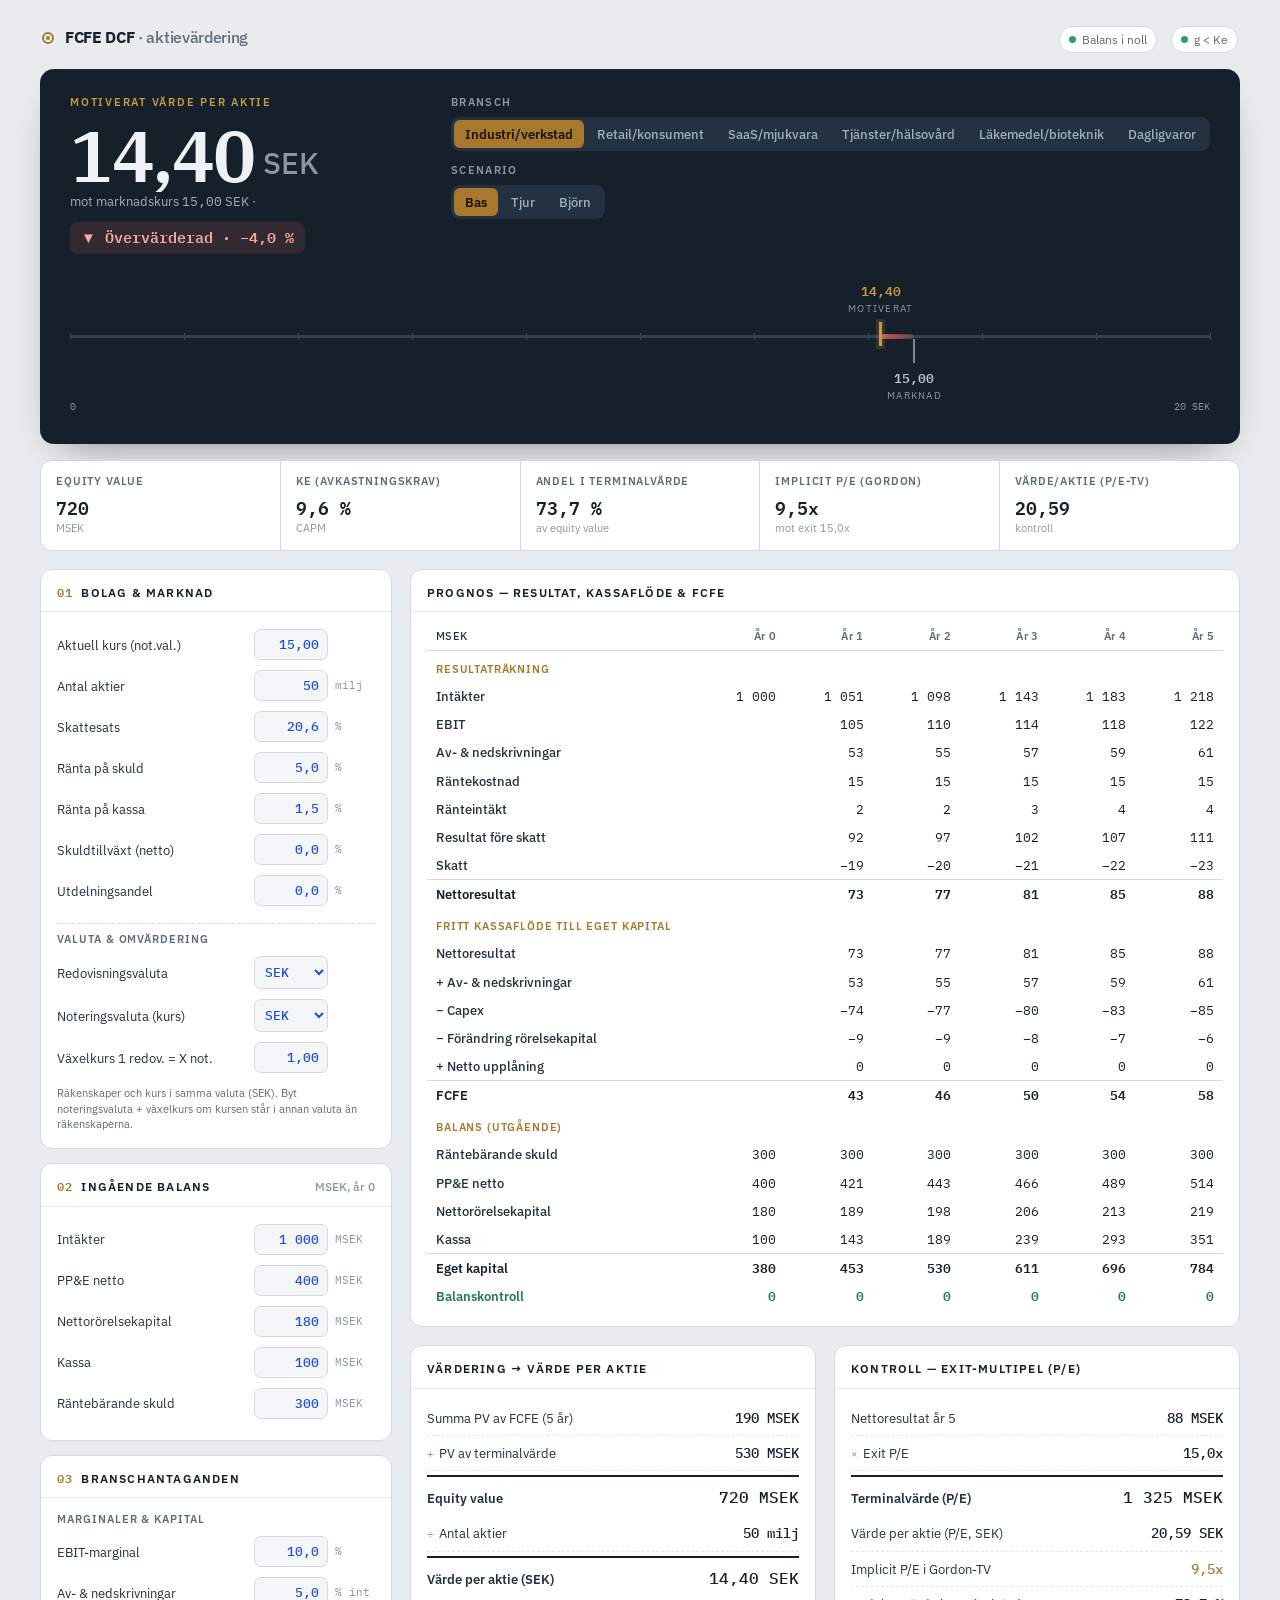
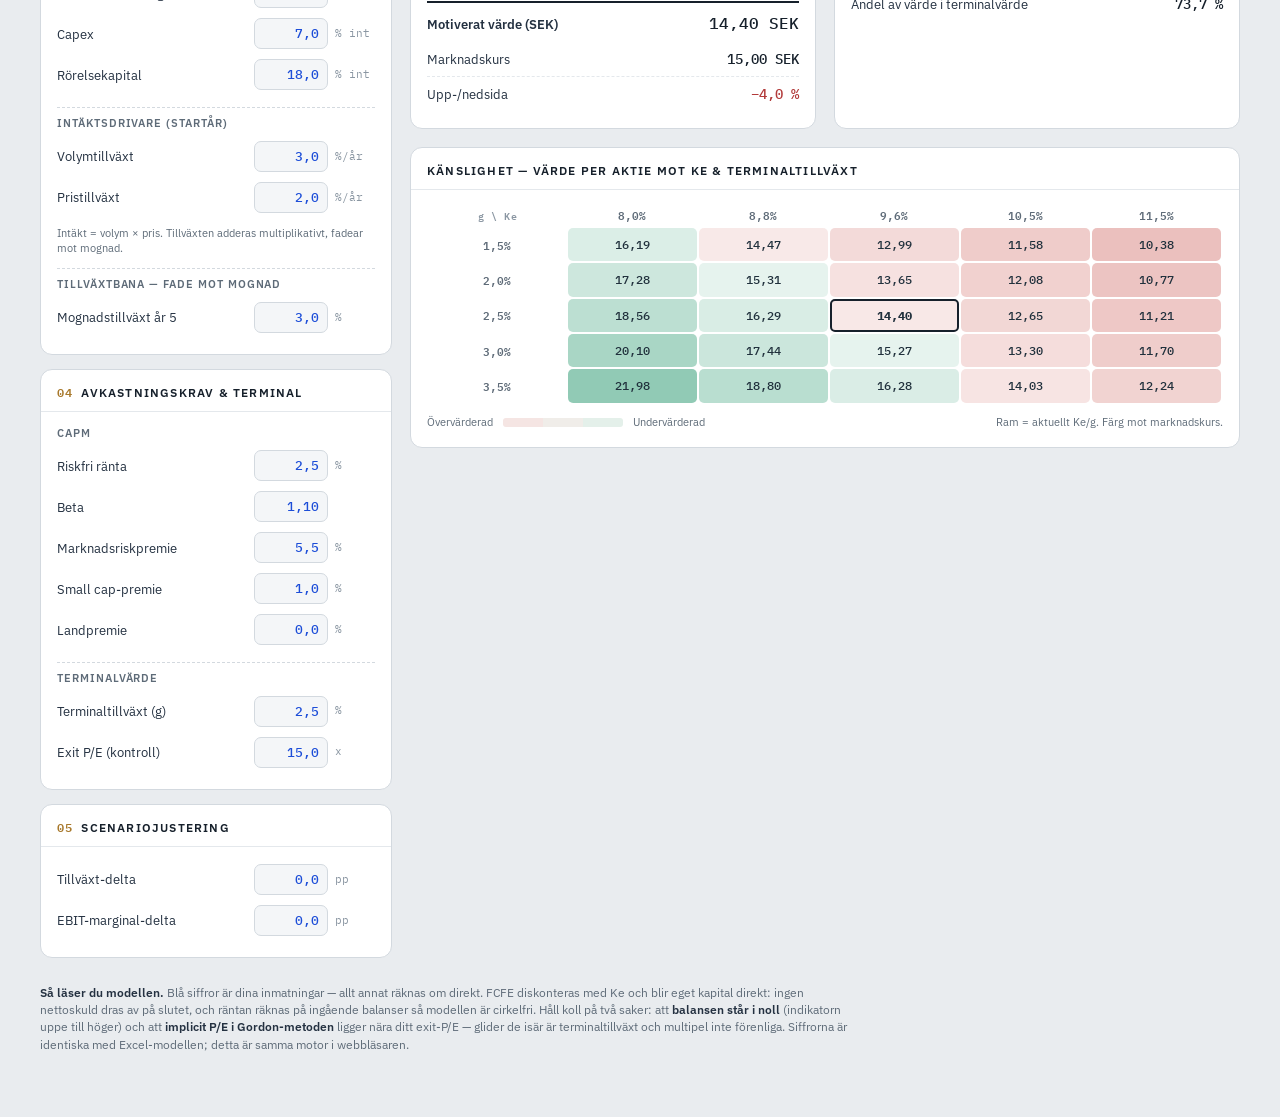
<file: index.html>
<!DOCTYPE html>
<html lang="sv">
<head>
<meta charset="UTF-8">
<meta name="viewport" content="width=device-width, initial-scale=1.0">
<title>FCFE DCF — Aktievärdering</title>
<link rel="preconnect" href="https://fonts.googleapis.com">
<link rel="preconnect" href="https://fonts.gstatic.com" crossorigin>
<link href="https://fonts.googleapis.com/css2?family=IBM+Plex+Sans:wght@400;500;600;700&family=IBM+Plex+Mono:wght@400;500;600&family=IBM+Plex+Serif:wght@500;600&display=swap" rel="stylesheet">
<style>
:root{
  --paper:#E9ECEF; --ink:#16202B; --ink-soft:#243141;
  --panel:#FFFFFF; --panel-2:#F4F6F8; --line:#D3D9DF; --line-soft:#E4E8EC;
  --muted:#5E6B78; --muted-2:#8A96A2;
  --brass:#A8792C; --brass-lt:#C79A46;
  --green:#1F7A5A; --green-bg:#E4F0EA; --green-mk:#2E9B72;
  --red:#B23A3A; --red-bg:#F5E5E3; --red-mk:#CB5A54;
  --blue-in:#1D4ED8;
}
*{box-sizing:border-box}
html,body{margin:0;background:var(--paper);color:var(--ink);
  font-family:"IBM Plex Sans",system-ui,sans-serif;-webkit-font-smoothing:antialiased;font-size:14px;line-height:1.45}
.mono{font-family:"IBM Plex Mono",ui-monospace,Menlo,monospace;font-variant-numeric:tabular-nums}
.wrap{max-width:1240px;margin:0 auto;padding:20px 20px 64px}

/* ---------- Top bar ---------- */
.topbar{display:flex;flex-wrap:wrap;align-items:baseline;gap:8px 18px;padding:6px 2px 16px}
.brandmark{display:flex;align-items:baseline;gap:11px}
.brandmark .tick{width:12px;height:12px;border:2px solid var(--brass);border-radius:50%;position:relative;top:1px}
.brandmark .tick::after{content:"";position:absolute;inset:2px;background:var(--brass);border-radius:50%}
.brand{font-weight:700;letter-spacing:-.02em;font-size:16px}
.brand .sub{color:var(--muted);font-weight:500}
.topbar .spacer{flex:1}
.status{display:flex;gap:14px;align-items:center;font-size:12px;color:var(--muted)}
.pill{display:inline-flex;align-items:center;gap:6px;padding:4px 9px;border:1px solid var(--line);border-radius:999px;background:var(--panel)}
.pill .dot{width:7px;height:7px;border-radius:50%;background:var(--green-mk)}
.pill.warn{border-color:var(--red);color:var(--red)}
.pill.warn .dot{background:var(--red)}

/* ---------- Hero instrument ---------- */
.hero{background:var(--ink);color:#EEF2F6;border-radius:14px;padding:26px 30px 30px;
  box-shadow:0 1px 0 rgba(255,255,255,.04) inset, 0 18px 40px -22px rgba(11,17,24,.55)}
.hero-top{display:flex;flex-wrap:wrap;gap:20px 40px;align-items:flex-start;justify-content:space-between}
.hero-lead .eyebrow{font-size:11px;letter-spacing:.16em;text-transform:uppercase;color:var(--brass-lt);font-weight:600}
.hero-value{font-family:"IBM Plex Serif",Georgia,serif;font-weight:600;letter-spacing:-.02em;
  font-size:clamp(44px,7vw,72px);line-height:1;margin:8px 0 2px}
.hero-value .kr{font-size:.42em;color:var(--muted-2);font-family:"IBM Plex Sans";font-weight:500;letter-spacing:0;margin-left:8px;vertical-align:.28em}
.hero-sub{color:#9FB0BE;font-size:13px}
.upside{font-family:"IBM Plex Mono";font-weight:600;font-size:15px;padding:5px 11px;border-radius:8px;display:inline-block;margin-top:10px}
.upside.pos{background:rgba(46,155,114,.16);color:#7FE0B6}
.upside.neg{background:rgba(203,90,84,.16);color:#F2A9A3}

/* selectors */
.selectors{display:flex;flex-direction:column;gap:12px;min-width:230px}
.selgroup label{font-size:11px;letter-spacing:.12em;text-transform:uppercase;color:var(--muted-2);font-weight:600;display:block;margin-bottom:6px}
.seg{display:inline-flex;background:var(--ink-soft);border-radius:9px;padding:3px;gap:2px;flex-wrap:wrap}
.seg button{border:0;background:transparent;color:#9FB0BE;font-family:inherit;font-size:12.5px;font-weight:500;
  padding:6px 11px;border-radius:6px;cursor:pointer;transition:background .15s,color .15s;white-space:nowrap}
.seg button:hover{color:#EEF2F6}
.seg button.on{background:var(--brass);color:#1a130a;font-weight:600}

/* gauge */
.gauge{margin-top:22px}
.gauge-scale{position:relative;height:118px}
.track{position:absolute;left:0;right:0;top:59px;height:3px;background:#33424F;border-radius:2px}
.band{position:absolute;top:58px;height:5px;border-radius:3px;transition:left .5s cubic-bezier(.22,.61,.36,1),width .5s cubic-bezier(.22,.61,.36,1),background .3s}
.band.pos{background:linear-gradient(90deg,var(--green-mk),rgba(46,155,114,.3))}
.band.neg{background:linear-gradient(90deg,var(--red-mk),rgba(203,90,84,.3))}
.mk{position:absolute;transform:translateX(-50%);transition:left .5s cubic-bezier(.22,.61,.36,1);
  display:flex;flex-direction:column;align-items:center;width:120px}
.mk .cap{font-family:"IBM Plex Mono";font-size:13px;font-weight:600;white-space:nowrap}
.mk .lbl{font-size:9.5px;letter-spacing:.13em;text-transform:uppercase;color:var(--muted-2);white-space:nowrap;margin-top:1px}
.mk .stem{width:2px;background:#7C8B98}
.mk.value{top:6px}
.mk.value .cap{color:var(--brass-lt)}
.mk.value .stem{order:3;height:24px;margin-top:6px;width:3px;background:var(--brass-lt);box-shadow:0 0 0 3px rgba(199,154,70,.16)}
.mk.price{top:63px}
.mk.price .cap{color:#B8C4CE;order:2}
.mk.price .lbl{order:3}
.mk.price .stem{order:1;height:24px;margin-bottom:6px}
.ticks{position:absolute;left:0;right:0;top:57px;height:8px}
.ticks span{position:absolute;width:1px;height:7px;background:#3A4956;top:0}
.gauge-foot{display:flex;justify-content:space-between;color:var(--muted-2);font-size:10px;font-family:"IBM Plex Mono";margin-top:6px}

/* ---------- stat strip ---------- */
.strip{display:grid;grid-template-columns:repeat(5,1fr);gap:1px;background:var(--line);border:1px solid var(--line);
  border-radius:12px;overflow:hidden;margin-top:16px}
.stat{background:var(--panel);padding:13px 15px}
.stat .k{font-size:10.5px;letter-spacing:.08em;text-transform:uppercase;color:var(--muted);font-weight:600}
.stat .v{font-family:"IBM Plex Mono";font-weight:600;font-size:18px;margin-top:4px}
.stat .n{font-size:11px;color:var(--muted-2);margin-top:1px}

/* ---------- main grid ---------- */
.grid{display:grid;grid-template-columns:352px 1fr;gap:18px;margin-top:18px;align-items:start}
.card{background:var(--panel);border:1px solid var(--line);border-radius:12px}
.card h2{font-size:12px;letter-spacing:.1em;text-transform:uppercase;color:var(--ink);margin:0;
  padding:14px 16px 10px;border-bottom:1px solid var(--line-soft);font-weight:600;display:flex;align-items:center;gap:8px}
.card h2 .idx{color:var(--brass);font-family:"IBM Plex Mono";font-weight:600}
.card .body{padding:12px 16px 16px}
.controls .card+.card{margin-top:14px}

/* fields */
.field{display:grid;grid-template-columns:minmax(0,1fr) 74px 40px;align-items:center;gap:7px;padding:5px 0}
.field label{font-size:12.5px;color:var(--ink-soft)}
.field input{width:100%;font-family:"IBM Plex Mono";font-size:13px;font-weight:500;text-align:right;
  padding:6px 8px;border:1px solid var(--line);border-radius:7px;background:var(--panel-2);color:var(--blue-in);
  transition:border-color .12s,box-shadow .12s}
.field input:focus{outline:0;border-color:var(--brass);box-shadow:0 0 0 3px rgba(168,121,44,.14);background:#fff}
.field .u{font-size:10.5px;color:var(--muted-2);font-family:"IBM Plex Mono";white-space:nowrap}
.field select.sel{width:100%;font-family:"IBM Plex Mono";font-size:13px;font-weight:500;
  padding:6px 6px;border:1px solid var(--line);border-radius:7px;background:var(--panel-2);color:var(--blue-in);cursor:pointer}
.field select.sel:focus{outline:0;border-color:var(--brass);box-shadow:0 0 0 3px rgba(168,121,44,.14);background:#fff}
.subhead{font-size:10.5px;letter-spacing:.09em;text-transform:uppercase;color:var(--muted);font-weight:600;margin:12px 0 4px;padding-top:8px;border-top:1px dashed var(--line)}
.subhead:first-child{border-top:0;padding-top:0;margin-top:2px}
.note{font-size:11px;color:var(--muted);line-height:1.4;margin-top:8px}

/* tables */
.tbl{width:100%;border-collapse:collapse;font-size:12.5px}
.tbl th,.tbl td{padding:5px 9px;text-align:right;white-space:nowrap}
.tbl th{color:var(--muted);font-weight:600;font-size:11px;letter-spacing:.03em;border-bottom:1px solid var(--line)}
.tbl td:first-child,.tbl th:first-child{text-align:left;color:var(--ink-soft);font-weight:500}
.tbl td.mono{font-family:"IBM Plex Mono"}
.tbl tr.strong td{font-weight:600;color:var(--ink);border-top:1px solid var(--line)}
.tbl tr.sec td{padding-top:11px;font-size:10.5px;letter-spacing:.08em;text-transform:uppercase;color:var(--brass);font-weight:600}
.tbl tr.check td{color:var(--green);font-weight:600}
.tbl tr.check td.bad{color:var(--red)}
.tbl tr:hover td{background:var(--panel-2)}
.tblscroll{overflow-x:auto}

/* valuation bridge */
.bridge{list-style:none;margin:0;padding:0}
.bridge li{display:flex;justify-content:space-between;align-items:baseline;padding:7px 0;border-bottom:1px dashed var(--line-soft);gap:14px}
.bridge li:last-child{border-bottom:0}
.bridge li.total{border-top:2px solid var(--ink);border-bottom:0;margin-top:4px;padding-top:9px;font-weight:600}
.bridge .lab{color:var(--ink-soft);font-size:12.5px}
.bridge .num{font-family:"IBM Plex Mono";font-weight:500}
.bridge li.total .num{font-size:16px}
.bridge .op{color:var(--muted-2);font-family:"IBM Plex Mono";font-size:11px;margin-right:5px}

/* heatmap */
.heat{border-collapse:separate;border-spacing:2px;width:100%}
.heat th{font-family:"IBM Plex Mono";font-size:11px;color:var(--muted);font-weight:600;padding:3px}
.heat td{font-family:"IBM Plex Mono";font-size:12px;text-align:center;padding:8px 4px;border-radius:5px;color:#20303C;font-weight:500}
.heat .axis{font-size:10px;color:var(--muted-2);letter-spacing:.06em}
.heat td.cur{outline:2px solid var(--ink);outline-offset:-2px;font-weight:700}
.legend{display:flex;align-items:center;gap:10px;margin-top:10px;font-size:11px;color:var(--muted)}
.legend .sw{display:flex;height:9px;width:120px;border-radius:3px;overflow:hidden}
.legend .sw i{flex:1}

.twoup{display:grid;grid-template-columns:1fr 1fr;gap:18px}
.footer{margin-top:26px;color:var(--muted);font-size:11.5px;line-height:1.5;max-width:820px}
.footer b{color:var(--ink-soft);font-weight:600}

@media (max-width:920px){
  .grid{grid-template-columns:1fr}
  .strip{grid-template-columns:repeat(2,1fr)}
  .twoup{grid-template-columns:1fr}
  .hero-value{font-size:52px}
}
@media (prefers-reduced-motion:reduce){*{transition:none!important}}
.flash{animation:fl .5s ease}
@keyframes fl{0%{color:var(--brass-lt)}100%{}}
</style>
</head>
<body>
<div class="wrap">

  <div class="topbar">
    <div class="brandmark"><span class="tick"></span>
      <span class="brand">FCFE&nbsp;DCF <span class="sub">· aktievärdering</span></span>
    </div>
    <div class="spacer"></div>
    <div class="status">
      <span class="pill" id="balPill"><span class="dot"></span><span id="balTxt">Balans i noll</span></span>
      <span class="pill" id="kePill"><span class="dot"></span><span id="keTxt">g &lt; Ke</span></span>
    </div>
  </div>

  <!-- HERO -->
  <section class="hero">
    <div class="hero-top">
      <div class="hero-lead">
        <div class="eyebrow">Motiverat värde per aktie</div>
        <div class="hero-value"><span id="vps">–</span><span class="kr" id="unitVps">SEK</span></div>
        <div class="hero-sub" id="heroSub">mot marknadskurs <span id="priceEcho" class="mono">–</span> <span id="unitPrice">SEK</span> · <span id="vpsRepEcho" class="mono"></span></div>
        <div class="upside" id="upside">–</div>
      </div>
      <div class="selectors">
        <div class="selgroup">
          <label>Bransch</label>
          <div class="seg" id="segBransch"></div>
        </div>
        <div class="selgroup">
          <label>Scenario</label>
          <div class="seg" id="segScen"></div>
        </div>
      </div>
    </div>

    <div class="gauge">
      <div class="gauge-scale">
        <div class="ticks" id="ticks"></div>
        <div class="track"></div>
        <div class="band" id="band"></div>
        <div class="mk value" id="mkValue"><div class="cap" id="mkValueCap">–</div><div class="lbl">Motiverat</div><div class="stem"></div></div>
        <div class="mk price" id="mkPrice"><div class="stem"></div><div class="cap" id="mkPriceCap">–</div><div class="lbl">Marknad</div></div>
      </div>
      <div class="gauge-foot"><span>0</span><span id="gaugeMax">–</span></div>
    </div>
  </section>

  <!-- STAT STRIP -->
  <div class="strip">
    <div class="stat"><div class="k">Equity value</div><div class="v mono" id="sEq">–</div><div class="n" id="sEqUnit">MSEK</div></div>
    <div class="stat"><div class="k">Ke (avkastningskrav)</div><div class="v mono" id="sKe">–</div><div class="n">CAPM</div></div>
    <div class="stat"><div class="k">Andel i terminalvärde</div><div class="v mono" id="sTv">–</div><div class="n">av equity value</div></div>
    <div class="stat"><div class="k">Implicit P/E (Gordon)</div><div class="v mono" id="sPe">–</div><div class="n" id="sPeNote">mot exit –</div></div>
    <div class="stat"><div class="k">Värde/aktie (P/E-TV)</div><div class="v mono" id="sVpsPe">–</div><div class="n">kontroll</div></div>
  </div>

  <!-- MAIN -->
  <div class="grid">
    <!-- CONTROLS -->
    <div class="controls">
      <div class="card">
        <h2><span class="idx">01</span> Bolag &amp; marknad</h2>
        <div class="body">
          <div id="grpGeneral"></div>
          <div class="subhead">Valuta &amp; omvärdering</div>
          <div id="grpFx"></div>
          <div class="note" id="fxNote"></div>
        </div>
      </div>
      <div class="card">
        <h2><span class="idx">02</span> Ingående balans <span id="baseUnit" style="color:var(--muted-2);font-weight:500;letter-spacing:0;text-transform:none;margin-left:auto">MSEK, år 0</span></h2>
        <div class="body" id="grpBase"></div>
      </div>
      <div class="card">
        <h2><span class="idx">03</span> Branschantaganden</h2>
        <div class="body">
          <div class="subhead">Marginaler &amp; kapital</div>
          <div id="grpParams"></div>
          <div class="subhead" id="drvHead">Intäktsdrivare (startår)</div>
          <div id="grpDrivers"></div>
          <div class="note" id="drvNote"></div>
          <div class="subhead">Tillväxtbana — fade mot mognad</div>
          <div id="grpGrowth"></div>
        </div>
      </div>
      <div class="card">
        <h2><span class="idx">04</span> Avkastningskrav &amp; terminal</h2>
        <div class="body">
          <div class="subhead">CAPM</div>
          <div id="grpCapm"></div>
          <div class="subhead">Terminalvärde</div>
          <div id="grpTerm"></div>
        </div>
      </div>
      <div class="card">
        <h2><span class="idx">05</span> Scenariojustering</h2>
        <div class="body" id="grpScen"></div>
      </div>
    </div>

    <!-- OUTPUTS -->
    <div class="outputs">
      <div class="card">
        <h2>Prognos — resultat, kassaflöde &amp; FCFE</h2>
        <div class="body tblscroll">
          <table class="tbl" id="pnl"></table>
        </div>
      </div>

      <div class="twoup" style="margin-top:18px">
        <div class="card">
          <h2>Värdering → värde per aktie</h2>
          <div class="body">
            <ul class="bridge" id="bridge"></ul>
          </div>
        </div>
        <div class="card">
          <h2>Kontroll — exit-multipel (P/E)</h2>
          <div class="body">
            <ul class="bridge" id="pecheck"></ul>
          </div>
        </div>
      </div>

      <div class="card" style="margin-top:18px">
        <h2>Känslighet — värde per aktie mot Ke &amp; terminaltillväxt</h2>
        <div class="body">
          <div class="tblscroll"><table class="heat" id="heat"></table></div>
          <div class="legend">
            <span>Övervärderad</span>
            <span class="sw"><i style="background:var(--red-bg)"></i><i style="background:#F0EDE9"></i><i style="background:var(--green-bg)"></i></span>
            <span>Undervärderad</span>
            <span style="margin-left:auto">Ram = aktuellt Ke/g. Färg mot marknadskurs.</span>
          </div>
        </div>
      </div>
    </div>
  </div>

  <div class="footer">
    <b>Så läser du modellen.</b> Blå siffror är dina inmatningar — allt annat räknas om direkt. FCFE diskonteras med Ke och blir eget kapital direkt: ingen nettoskuld dras av på slutet, och räntan räknas på ingående balanser så modellen är cirkelfri. Håll koll på två saker: att <b>balansen står i noll</b> (indikatorn uppe till höger) och att <b>implicit P/E i Gordon-metoden</b> ligger nära ditt exit-P/E — glider de isär är terminaltillväxt och multipel inte förenliga. Siffrorna är identiska med Excel-modellen; detta är samma motor i webbläsaren.
  </div>
</div>

<script>
"use strict";
const BRANSCHER = ["Industri/verkstad","Retail/konsument","SaaS/mjukvara","Tjänster/hälsovård","Läkemedel/bioteknik","Dagligvaror"];
const SCENARIER = ["Bas","Tjur","Björn"];
const VALUTOR = ["SEK","USD","EUR","GBP","NOK","DKK","CHF","JPY"];
const DRIVER_META = [
  {labels:["Volymtillväxt","Pristillväxt"], units:["%/år","%/år"], note:"Intäkt = volym × pris. Tillväxten adderas multiplikativt, fadear mot mognad."},
  {labels:["LFL-tillväxt","Nya butiker, bidrag"], units:["%/år","%/år"], note:"Jämförbar tillväxt plus nyetableringars bidrag."},
  {labels:["NRR (nettoretention)","Ny ARR (av föreg. intäkt)"], units:["%","%"], note:"Tillväxt = NRR + ny ARR − 1. Negativt rörelsekapital (deferred revenue) frigör kassa."},
  {labels:["Volym-/beläggningstillväxt","Pristillväxt"], units:["%/år","%/år"], note:"Beläggning × pris. Låg kapitalbindning."},
  {labels:["Pipeline-/volymtillväxt","Pristillväxt"], units:["%/år","%/år"], note:"Läkemedel: F&U ligger i EBIT-marginalen (kostnadsförs), inte i capex. Tillväxten fadear mot mognad."},
  {labels:["Volymtillväxt","Pristillväxt"], units:["%/år","%/år"], note:"Dagligvaror: mogna, högmarginella varumärken. Låg tillväxt, lågt rörelsekapital, stabil kassagenerering."}
];

const state = {
  bransch:0, scenario:0,
  general:{price:15, shares:50, tax:0.206, iDebt:0.05, iCash:0.015, debtGrowth:0, payout:0},
  base:{rev0:1000, ppe0:400, nwc0:180, cash0:100, debt0:300},
  params:[
    {ebitM:0.10, daPct:0.05, capexPct:0.07, nwcPct:0.18},
    {ebitM:0.07, daPct:0.04, capexPct:0.05, nwcPct:0.10},
    {ebitM:0.18, daPct:0.03, capexPct:0.03, nwcPct:-0.05},
    {ebitM:0.12, daPct:0.02, capexPct:0.02, nwcPct:0.05},
    {ebitM:0.28, daPct:0.05, capexPct:0.04, nwcPct:0.20},
    {ebitM:0.25, daPct:0.04, capexPct:0.04, nwcPct:0.05}
  ],
  drivers:[{a:0.03,b:0.02},{a:0.02,b:0.04},{a:1.08,b:0.15},{a:0.04,b:0.02},{a:0.07,b:0.02},{a:0.02,b:0.02}],
  scen:[{g:0,m:0},{g:0.015,m:0.01},{g:-0.015,m:-0.015}],
  growth:{mature:0.03},
  fx:{rep:"SEK", quote:"SEK", rate:1},
  capm:{rf:0.025, beta:1.1, mrp:0.055, smallcap:0.01, country:0},
  term:{g:0.025, exitPE:15}
};

/* ---------- formatting (sv-SE) ---------- */
const nf0=new Intl.NumberFormat('sv-SE',{maximumFractionDigits:0});
const nf1=new Intl.NumberFormat('sv-SE',{minimumFractionDigits:1,maximumFractionDigits:1});
const nf2=new Intl.NumberFormat('sv-SE',{minimumFractionDigits:2,maximumFractionDigits:2});
const msek=x=> (x==null||isNaN(x))?"–":nf0.format(x);
const sek =x=> (x==null||isNaN(x))?"–":nf2.format(x);
const pct =x=> (x==null||isNaN(x))?"–":nf1.format(x*100)+" %";
const mult=x=> (x==null||isNaN(x))?"–":nf1.format(x)+"x";

/* ---------- calc core (identisk med Excel) ---------- */
function compute(){
  const g=state.general,b=state.base,pr=state.params[state.bransch],dr=state.drivers[state.bransch],sc=state.scen[state.scenario];
  const startGrowth = state.bransch===2 ? dr.a+dr.b-1 : (1+dr.a)*(1+dr.b)-1;
  const mature=state.growth.mature, effMargin=pr.ebitM+sc.m;
  const Ke=state.capm.rf+state.capm.beta*state.capm.mrp+state.capm.smallcap+state.capm.country;
  const R={rev:[b.rev0],growthPct:[null],ebit:[null],da:[null],intExp:[null],intInc:[null],ebt:[null],tax:[null],ni:[null],
    debt:[b.debt0],ppe:[b.ppe0],nwc:[b.nwc0],dNWC:[null],capex:[null],netBorrow:[null],
    cash:[b.cash0],equity:[b.ppe0+b.nwc0+b.cash0-b.debt0],chk:[0],fcfe:[null],Ke,startGrowth,effMargin};
  let openDebt=b.debt0,openPPE=b.ppe0,openCash=b.cash0,eqPrev=R.equity[0];
  for(let t=1;t<=5;t++){
    const grT=startGrowth+(mature-startGrowth)*(t-1)/4+sc.g;   // linjär fade mot mognad
    const rev=R.rev[t-1]*(1+grT); R.rev[t]=rev;
    R.growthPct[t]=grT;
    const ebit=rev*effMargin, da=rev*pr.daPct;
    const intExp=g.iDebt*openDebt, intInc=g.iCash*openCash;
    const ebt=ebit-intExp+intInc, tax=ebt*g.tax, ni=ebt-tax;
    const netBorrow=openDebt*g.debtGrowth, closeDebt=openDebt+netBorrow;
    const capex=rev*pr.capexPct, closePPE=openPPE+capex-da;
    const nwc=rev*pr.nwcPct, dNWC=nwc-R.nwc[t-1];
    const div=ni*g.payout, dCash=(ni+da-dNWC)-capex+(netBorrow-div), closeCash=openCash+dCash;
    const equity=eqPrev+ni*(1-g.payout);
    const assets=closeCash+nwc+closePPE, liabEq=closeDebt+equity;
    R.ebit[t]=ebit;R.da[t]=da;R.intExp[t]=intExp;R.intInc[t]=intInc;R.ebt[t]=ebt;R.tax[t]=-tax;R.ni[t]=ni;
    R.debt[t]=closeDebt;R.ppe[t]=closePPE;R.nwc[t]=nwc;R.dNWC[t]=dNWC;R.capex[t]=capex;R.netBorrow[t]=netBorrow;
    R.cash[t]=closeCash;R.equity[t]=equity;R.chk[t]=assets-liabEq;
    R.fcfe[t]=ni+da-capex-dNWC+netBorrow;
    openDebt=closeDebt;openPPE=closePPE;openCash=closeCash;eqPrev=equity;
  }
  const disc=[null]; for(let t=1;t<=5;t++) disc[t]=1/Math.pow(1+Ke,t);
  let sumPV=0; const pv=[null]; for(let t=1;t<=5;t++){pv[t]=R.fcfe[t]*disc[t];sumPV+=pv[t];}
  const gt=state.term.g;
  const tvG = Ke>gt ? R.fcfe[5]*(1+gt)/(Ke-gt) : NaN;
  const pvTV=tvG*disc[5], eqVal=sumPV+pvTV, vpsRep=eqVal/g.shares, vps=vpsRep*state.fx.rate;
  const tvPE=R.ni[5]*state.term.exitPE, pvTVpe=tvPE*disc[5], eqPE=sumPV+pvTVpe, vpsPeRep=eqPE/g.shares, vpsPe=vpsPeRep*state.fx.rate;
  return Object.assign(R,{disc,pv,sumPV,tvG,pvTV,eqVal,vpsRep,vps,upside:vps/g.price-1,
    tvShare:pvTV/eqVal,impliedPE:tvG/R.ni[5],vpsPe,vpsPeRep,exitPE:state.term.exitPE,
    maxChk:Math.max(...R.chk.slice(1).map(x=>Math.abs(x)))});
}

/* ---------- input builder ---------- */
function fieldHTML(id,label,val,unit,type){
  let shown = (type==='pct')? nf1.format(val*100) : (type==='sek')? nf2.format(val) : (type==='mult')? nf1.format(val) : nf0.format(val);
  return `<div class="field"><label for="${id}">${label}</label>
    <input id="${id}" data-type="${type}" value="${shown}" inputmode="decimal">
    <span class="u">${unit}</span></div>`;
}
function parseInput(el){
  let raw=el.value.replace(/\s/g,'').replace(',', '.');
  let n=parseFloat(raw); if(isNaN(n)) n=0;
  return el.dataset.type==='pct'? n/100 : n;
}
function bindGroup(container, defs, target){
  container.innerHTML = defs.map(d=>fieldHTML(d.id,d.label,target[d.key],d.unit,d.type)).join('');
  defs.forEach(d=>{
    container.querySelector('#'+d.id).addEventListener('input', e=>{
      target[d.key]=parseInput(e.target); render();
    });
  });
}

function buildFx(){
  const c=document.getElementById('grpFx');
  const opt=v=>VALUTOR.map(x=>`<option ${x===v?'selected':''}>${x}</option>`).join('');
  c.innerHTML=`
    <div class="field"><label>Redovisningsvaluta</label>
      <select id="fx_rep" class="sel">${opt(state.fx.rep)}</select><span class="u"></span></div>
    <div class="field"><label>Noteringsvaluta (kurs)</label>
      <select id="fx_quote" class="sel">${opt(state.fx.quote)}</select><span class="u"></span></div>
    <div class="field"><label>Växelkurs 1 redov. = X not.</label>
      <input id="fx_rate" data-type="rate" value="${nf2.format(state.fx.rate)}" inputmode="decimal"><span class="u"></span></div>`;
  c.querySelector('#fx_rep').addEventListener('change',e=>{state.fx.rep=e.target.value;render();});
  c.querySelector('#fx_quote').addEventListener('change',e=>{state.fx.quote=e.target.value;render();});
  c.querySelector('#fx_rate').addEventListener('input',e=>{let n=parseFloat(e.target.value.replace(/\s/g,'').replace(',','.'));state.fx.rate=isNaN(n)?0:n;render();});
}
function buildStaticGroups(){
  bindGroup(document.getElementById('grpGrowth'),[
    {id:'g_mat',key:'mature',label:'Mognadstillväxt år 5',unit:'%',type:'pct'}
  ], state.growth);
  bindGroup(document.getElementById('grpGeneral'),[
    {id:'f_price',key:'price',label:'Aktuell kurs (not.val.)',unit:'',type:'sek'},
    {id:'f_shares',key:'shares',label:'Antal aktier',unit:'milj',type:'num'},
    {id:'f_tax',key:'tax',label:'Skattesats',unit:'%',type:'pct'},
    {id:'f_idebt',key:'iDebt',label:'Ränta på skuld',unit:'%',type:'pct'},
    {id:'f_icash',key:'iCash',label:'Ränta på kassa',unit:'%',type:'pct'},
    {id:'f_dg',key:'debtGrowth',label:'Skuldtillväxt (netto)',unit:'%',type:'pct'},
    {id:'f_pay',key:'payout',label:'Utdelningsandel',unit:'%',type:'pct'}
  ], state.general);
  bindGroup(document.getElementById('grpBase'),[
    {id:'b_rev',key:'rev0',label:'Intäkter',unit:'MSEK',type:'num'},
    {id:'b_ppe',key:'ppe0',label:'PP&E netto',unit:'MSEK',type:'num'},
    {id:'b_nwc',key:'nwc0',label:'Nettorörelsekapital',unit:'MSEK',type:'num'},
    {id:'b_cash',key:'cash0',label:'Kassa',unit:'MSEK',type:'num'},
    {id:'b_debt',key:'debt0',label:'Räntebärande skuld',unit:'MSEK',type:'num'}
  ], state.base);
  bindGroup(document.getElementById('grpCapm'),[
    {id:'c_rf',key:'rf',label:'Riskfri ränta',unit:'%',type:'pct'},
    {id:'c_beta',key:'beta',label:'Beta',unit:'',type:'sek'},
    {id:'c_mrp',key:'mrp',label:'Marknadsriskpremie',unit:'%',type:'pct'},
    {id:'c_sc',key:'smallcap',label:'Small cap-premie',unit:'%',type:'pct'},
    {id:'c_ct',key:'country',label:'Landpremie',unit:'%',type:'pct'}
  ], state.capm);
  bindGroup(document.getElementById('grpTerm'),[
    {id:'t_g',key:'g',label:'Terminaltillväxt (g)',unit:'%',type:'pct'},
    {id:'t_pe',key:'exitPE',label:'Exit P/E (kontroll)',unit:'x',type:'mult'}
  ], state.term);
}

function buildDynamic(){
  bindGroup(document.getElementById('grpParams'),[
    {id:'p_ebit',key:'ebitM',label:'EBIT-marginal',unit:'%',type:'pct'},
    {id:'p_da',key:'daPct',label:'Av- & nedskrivningar',unit:'% int',type:'pct'},
    {id:'p_capex',key:'capexPct',label:'Capex',unit:'% int',type:'pct'},
    {id:'p_nwc',key:'nwcPct',label:'Rörelsekapital',unit:'% int',type:'pct'}
  ], state.params[state.bransch]);
  const dm=DRIVER_META[state.bransch];
  bindGroup(document.getElementById('grpDrivers'),[
    {id:'d_a',key:'a',label:dm.labels[0],unit:dm.units[0],type:'pct'},
    {id:'d_b',key:'b',label:dm.labels[1],unit:dm.units[1],type:'pct'}
  ], state.drivers[state.bransch]);
  document.getElementById('drvNote').textContent=dm.note;
  const sc=state.scen[state.scenario];
  bindGroup(document.getElementById('grpScen'),[
    {id:'s_g',key:'g',label:'Tillväxt-delta',unit:'pp',type:'pct'},
    {id:'s_m',key:'m',label:'EBIT-marginal-delta',unit:'pp',type:'pct'}
  ], sc);
}

/* ---------- segmented selectors ---------- */
function buildSegs(){
  const sb=document.getElementById('segBransch');
  sb.innerHTML=BRANSCHER.map((n,i)=>`<button data-i="${i}" class="${i===state.bransch?'on':''}">${n}</button>`).join('');
  sb.querySelectorAll('button').forEach(btn=>btn.onclick=()=>{state.bransch=+btn.dataset.i;
    sb.querySelectorAll('button').forEach(b=>b.classList.toggle('on',b===btn));buildDynamic();render();});
  const ss=document.getElementById('segScen');
  ss.innerHTML=SCENARIER.map((n,i)=>`<button data-i="${i}" class="${i===state.scenario?'on':''}">${n}</button>`).join('');
  ss.querySelectorAll('button').forEach(btn=>btn.onclick=()=>{state.scenario=+btn.dataset.i;
    ss.querySelectorAll('button').forEach(b=>b.classList.toggle('on',b===btn));buildDynamic();render();});
}

/* ---------- render ---------- */
const YRS=['År 0','År 1','År 2','År 3','År 4','År 5'];
function tr(label,arr,{cls='',fmt=msek,fromBase=false}={}){
  let cells='';
  for(let t=0;t<=5;t++){
    let v = (t===0 && !fromBase)? null : arr[t];
    cells+=`<td class="mono">${(v==null)?'':fmt(v)}</td>`;
  }
  return `<tr class="${cls}"><td>${label}</td>${cells}</tr>`;
}
function renderPnl(R){
  const t=document.getElementById('pnl');
  let h='<thead><tr><th>M'+state.fx.rep+'</th>'+YRS.map(y=>`<th>${y}</th>`).join('')+'</tr></thead><tbody>';
  h+='<tr class="sec"><td colspan="7">Resultaträkning</td></tr>';
  h+=tr('Intäkter',R.rev,{fromBase:true});
  h+=tr('EBIT',R.ebit);
  h+=tr('Av- & nedskrivningar',R.da);
  h+=tr('Räntekostnad',R.intExp);
  h+=tr('Ränteintäkt',R.intInc);
  h+=tr('Resultat före skatt',R.ebt);
  h+=tr('Skatt',R.tax);
  h+=tr('Nettoresultat',R.ni,{cls:'strong'});
  h+='<tr class="sec"><td colspan="7">Fritt kassaflöde till eget kapital</td></tr>';
  h+=tr('Nettoresultat',R.ni);
  h+=tr('+ Av- & nedskrivningar',R.da);
  h+=tr('− Capex',R.capex.map(x=>x==null?null:-x));
  h+=tr('− Förändring rörelsekapital',R.dNWC.map(x=>x==null?null:-x));
  h+=tr('+ Netto upplåning',R.netBorrow);
  h+=tr('FCFE',R.fcfe,{cls:'strong'});
  h+='<tr class="sec"><td colspan="7">Balans (utgående)</td></tr>';
  h+=tr('Räntebärande skuld',R.debt,{fromBase:true});
  h+=tr('PP&E netto',R.ppe,{fromBase:true});
  h+=tr('Nettorörelsekapital',R.nwc,{fromBase:true});
  h+=tr('Kassa',R.cash,{fromBase:true});
  h+=tr('Eget kapital',R.equity,{cls:'strong',fromBase:true});
  // balanskontroll
  let ck='<tr class="check"><td>Balanskontroll</td>';
  for(let t=0;t<=5;t++){const v=R.chk[t];const bad=Math.abs(v)>0.01;ck+=`<td class="mono ${bad?'bad':''}">${nf0.format(Math.abs(v)<1e-6?0:v)}</td>`;}
  ck+='</tr>';
  h+=ck+'</tbody>';
  t.innerHTML=h;
}
function renderBridge(R){
  const UQ=state.fx.quote, UR=state.fx.rep, UB="M"+UR;
  const fxRow = (UR!==UQ||state.fx.rate!==1)
    ? `<li><span class="lab"><span class="op">×</span>Växelkurs (${UR}→${UQ})</span><span class="num">${nf2.format(state.fx.rate)}</span></li>` : '';
  const b=document.getElementById('bridge');
  b.innerHTML=`
   <li><span class="lab">Summa PV av FCFE (5 år)</span><span class="num">${msek(R.sumPV)} ${UB}</span></li>
   <li><span class="lab"><span class="op">+</span>PV av terminalvärde</span><span class="num">${msek(R.pvTV)} ${UB}</span></li>
   <li class="total"><span class="lab">Equity value</span><span class="num">${msek(R.eqVal)} ${UB}</span></li>
   <li><span class="lab"><span class="op">÷</span>Antal aktier</span><span class="num">${nf0.format(state.general.shares)} milj</span></li>
   <li class="total"><span class="lab">Värde per aktie (${UR})</span><span class="num">${sek(R.vpsRep)} ${UR}</span></li>
   ${fxRow}
   <li class="total"><span class="lab">Motiverat värde (${UQ})</span><span class="num">${sek(R.vps)} ${UQ}</span></li>
   <li><span class="lab">Marknadskurs</span><span class="num">${sek(state.general.price)} ${UQ}</span></li>
   <li><span class="lab">Upp-/nedsida</span><span class="num" style="color:${R.upside>=0?'var(--green)':'var(--red)'}">${(R.upside>=0?'+':'')}${pct(R.upside)}</span></li>`;
  const p=document.getElementById('pecheck');
  p.innerHTML=`
   <li><span class="lab">Nettoresultat år 5</span><span class="num">${msek(R.ni[5])} ${UB}</span></li>
   <li><span class="lab"><span class="op">×</span>Exit P/E</span><span class="num">${mult(R.exitPE)}</span></li>
   <li class="total"><span class="lab">Terminalvärde (P/E)</span><span class="num">${msek(R.ni[5]*R.exitPE)} ${UB}</span></li>
   <li><span class="lab">Värde per aktie (P/E, ${UQ})</span><span class="num">${sek(R.vpsPe)} ${UQ}</span></li>
   <li><span class="lab">Implicit P/E i Gordon-TV</span><span class="num" style="color:${Math.abs(R.impliedPE-R.exitPE)>3?'var(--brass)':'inherit'}">${mult(R.impliedPE)}</span></li>
   <li><span class="lab">Andel av värde i terminalvärde</span><span class="num">${pct(R.tvShare)}</span></li>`;
}
function heatColor(v,price){
  // grön om över kurs, röd om under; intensitet efter relativ avvikelse
  const r=(v-price)/price;
  const k=Math.max(-1,Math.min(1,r/0.6));
  if(k>=0){const a=0.10+0.55*k;return `rgba(46,155,114,${a.toFixed(3)})`;}
  const a=0.10+0.55*(-k);return `rgba(203,90,84,${a.toFixed(3)})`;
}
function renderHeat(R){
  const keV=[0.08,0.0875,0.0955,0.105,0.115], gV=[0.015,0.02,0.025,0.03,0.035];
  const price=state.general.price;
  // närmaste aktuella cell
  const kiCur=keV.reduce((bi,v,i,a)=>Math.abs(v-R.Ke)<Math.abs(a[bi]-R.Ke)?i:bi,0);
  const giCur=gV.reduce((bi,v,i,a)=>Math.abs(v-state.term.g)<Math.abs(a[bi]-state.term.g)?i:bi,0);
  let h='<thead><tr><th class="axis">g \\ Ke</th>'+keV.map(k=>`<th>${nf1.format(k*100)}%</th>`).join('')+'</tr></thead><tbody>';
  gV.forEach((gg,gi)=>{
    h+=`<tr><th>${nf1.format(gg*100)}%</th>`;
    keV.forEach((ke,ki)=>{
      let val = ke>gg ? ( (function(){let s=0;for(let t=1;t<=5;t++)s+=R.fcfe[t]/Math.pow(1+ke,t);
        const tv=R.fcfe[5]*(1+gg)/(ke-gg)/Math.pow(1+ke,5);return (s+tv)/state.general.shares*state.fx.rate;})() ) : NaN;
      const cur=(ki===kiCur&&gi===giCur)?'cur':'';
      const bg=isNaN(val)?'#EEE':heatColor(val,price);
      h+=`<td class="${cur}" style="background:${bg}">${isNaN(val)?'–':nf2.format(val)}</td>`;
    });
    h+='</tr>';
  });
  h+='</tbody>';
  document.getElementById('heat').innerHTML=h;
}
function renderTicks(){
  const t=document.getElementById('ticks'); let h='';
  for(let i=0;i<=10;i++) h+=`<span style="left:${i*10}%"></span>`;
  t.innerHTML=h;
}
let firstRender=true;
function render(){
  const R=compute();
  // hero
  const UQ=state.fx.quote, UR=state.fx.rep, UB="M"+UR;
  const vpsEl=document.getElementById('vps'); vpsEl.textContent=sek(R.vps);
  if(!firstRender){vpsEl.classList.remove('flash');void vpsEl.offsetWidth;vpsEl.classList.add('flash');}
  document.getElementById('unitVps').textContent=UQ;
  document.getElementById('unitPrice').textContent=UQ;
  document.getElementById('priceEcho').textContent=sek(state.general.price);
  document.getElementById('vpsRepEcho').textContent = (UR!==UQ) ? `${sek(R.vpsRep)} ${UR} × ${nf2.format(state.fx.rate)}` : '';
  document.getElementById('sEqUnit').textContent=UB;
  document.getElementById('baseUnit').textContent=UB+', år 0';
  const fxN=document.getElementById('fxNote');
  fxN.textContent = (UR!==UQ||state.fx.rate!==1)
    ? `Räkenskaper i ${UR}, kurs i ${UQ}. Motiverat värde räknas om med växelkursen innan jämförelse. Kontrollera att belopp och aktieantal är i ${UR}.`
    : `Räkenskaper och kurs i samma valuta (${UR}). Byt noteringsvaluta + växelkurs om kursen står i annan valuta än räkenskaperna.`;
  const up=document.getElementById('upside'), pos=R.upside>=0;
  up.className='upside '+(pos?'pos':'neg');
  up.textContent=(pos?'▲ Undervärderad · +':'▼ Övervärderad · ')+pct(R.upside);
  // gauge
  const price=state.general.price, val=R.vps;
  const gmax=Math.max(price,isNaN(val)?price:val,1)*1.35;
  document.getElementById('gaugeMax').textContent=nf0.format(gmax)+' '+UQ;
  const px=Math.max(0,Math.min(100,price/gmax*100));
  const vx=Math.max(0,Math.min(100,(isNaN(val)?0:val)/gmax*100));
  document.getElementById('mkPrice').style.left=px+'%';
  document.getElementById('mkValue').style.left=vx+'%';
  document.getElementById('mkPriceCap').textContent=sek(price);
  document.getElementById('mkValueCap').textContent=sek(val);
  const band=document.getElementById('band');
  band.style.left=Math.min(px,vx)+'%'; band.style.width=Math.abs(vx-px)+'%';
  band.className='band '+(val>=price?'pos':'neg');
  // strip
  document.getElementById('sEq').textContent=msek(R.eqVal);
  document.getElementById('sKe').textContent=pct(R.Ke);
  document.getElementById('sTv').textContent=pct(R.tvShare);
  document.getElementById('sPe').textContent=mult(R.impliedPE);
  document.getElementById('sPeNote').textContent='mot exit '+mult(R.exitPE);
  document.getElementById('sVpsPe').textContent=sek(R.vpsPe);
  // status pills
  const balPill=document.getElementById('balPill'), balBad=R.maxChk>0.01;
  balPill.className='pill'+(balBad?' warn':''); document.getElementById('balTxt').textContent=balBad?'Balans avviker':'Balans i noll';
  const kePill=document.getElementById('kePill'), keBad=!(R.Ke>state.term.g);
  kePill.className='pill'+(keBad?' warn':''); document.getElementById('keTxt').textContent=keBad?'g ≥ Ke — justera':'g < Ke';
  // tables
  renderPnl(R); renderBridge(R); renderHeat(R);
  firstRender=false;
}

renderTicks(); buildSegs(); buildFx(); buildStaticGroups(); buildDynamic(); render();
</script>
</body>
</html>
</file>
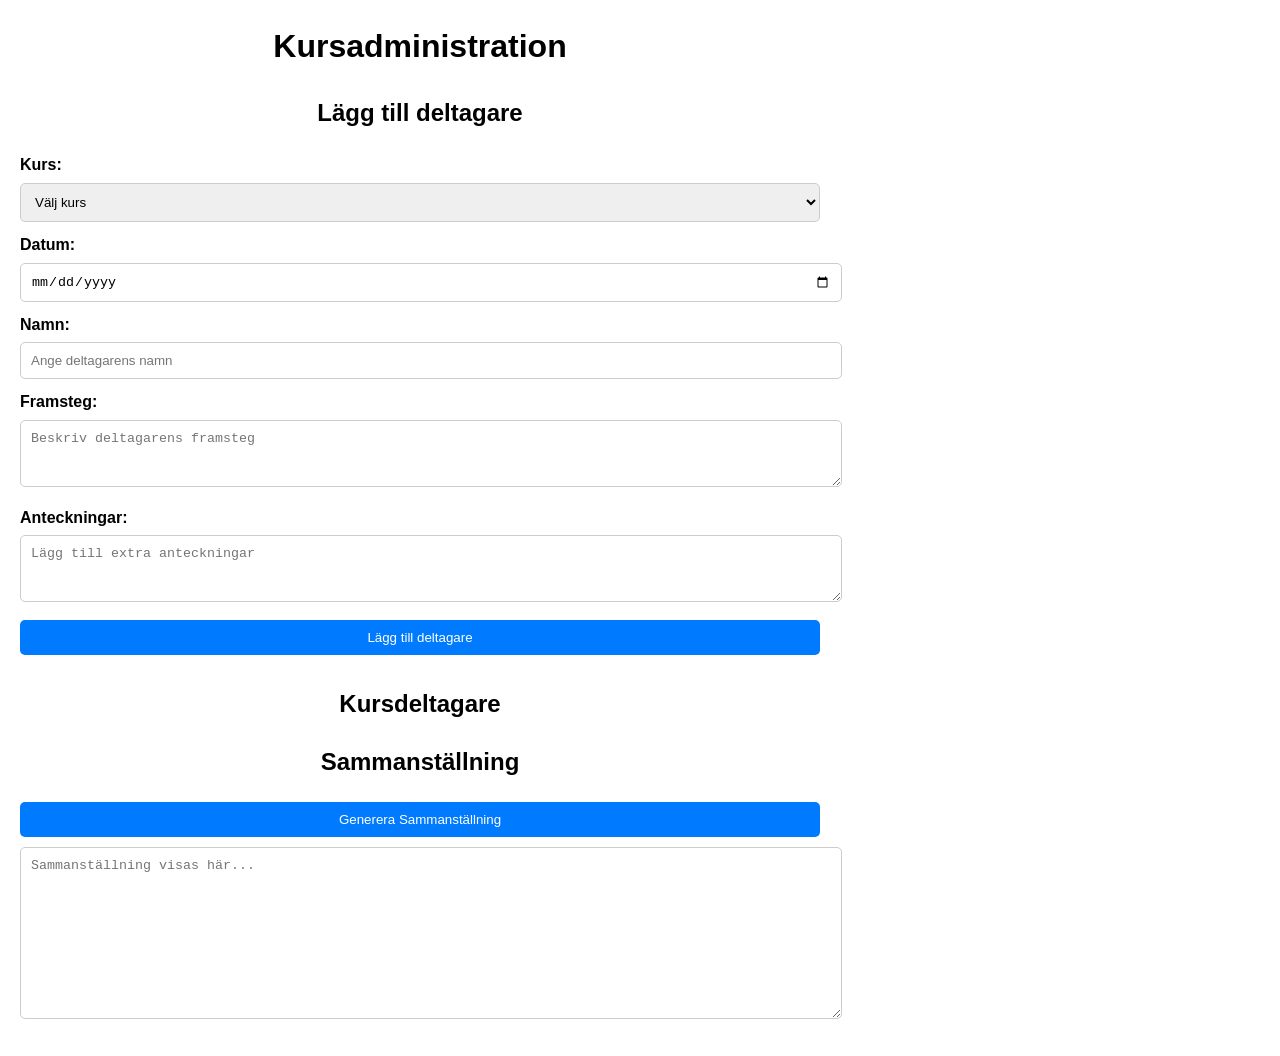
<file: forberedelse.html>
<!DOCTYPE html>
<html lang="sv">
<head>
    <meta charset="UTF-8">
    <meta name="viewport" content="width=device-width, initial-scale=1.0">
    <title>Kursadministration</title>
    <style>
        body {
            font-family: Arial, sans-serif;
            margin: 20px;
            max-width: 800px;
            line-height: 1.6;
        }
        h1, h2 {
            text-align: center;
        }
        form {
            margin-bottom: 20px;
        }
        .participant {
            border: 1px solid #ddd;
            padding: 15px;
            margin-bottom: 15px;
            border-radius: 5px;
            background-color: #f9f9f9;
        }
        label {
            display: block;
            margin-bottom: 5px;
            font-weight: bold;
        }
        input, select, textarea, button {
            width: 100%;
            padding: 10px;
            margin-bottom: 10px;
            border: 1px solid #ccc;
            border-radius: 5px;
        }
        button {
            background-color: #007BFF;
            color: white;
            border: none;
            cursor: pointer;
        }
        button:hover {
            background-color: #0056b3;
        }
        .summary {
            margin-top: 20px;
        }
    </style>
</head>
<body>
    <h1>Kursadministration</h1>
    <form id="participant-form">
        <h2>Lägg till deltagare</h2>
        <label for="course">Kurs:</label>
        <select id="course" required>
            <option value="">Välj kurs</option>
            <option value="Nybörjarkurs">Nybörjarkurs</option>
            <option value="Fortsättningskurs">Fortsättningskurs</option>
            <option value="Avancerad kurs">Avancerad kurs</option>
            <option value="Specialkurs">Specialkurs</option>
        </select>

        <label for="date">Datum:</label>
        <input type="date" id="date" required>

        <label for="name">Namn:</label>
        <input type="text" id="name" placeholder="Ange deltagarens namn" required>

        <label for="progress">Framsteg:</label>
        <textarea id="progress" rows="3" placeholder="Beskriv deltagarens framsteg"></textarea>

        <label for="notes">Anteckningar:</label>
        <textarea id="notes" rows="3" placeholder="Lägg till extra anteckningar"></textarea>

        <button type="submit">Lägg till deltagare</button>
    </form>

    <div id="participants-list">
        <h2>Kursdeltagare</h2>
        <!-- Deltagare visas här dynamiskt -->
    </div>

    <div class="summary">
        <h2>Sammanställning</h2>
        <button onclick="generateSummary()">Generera Sammanställning</button>
        <textarea id="summary-output" rows="10" placeholder="Sammanställning visas här..." readonly></textarea>
    </div>

    <script>
        // Objekt för att lagra deltagare för varje kurs
        const courses = {
            "Nybörjarkurs": [],
            "Fortsättningskurs": [],
            "Avancerad kurs": [],
            "Specialkurs": [] // Ny kurs tillagd
        };

        // Hantera formuläret för att lägga till deltagare
        document.getElementById("participant-form").addEventListener("submit", function (e) {
            e.preventDefault();

            // Hämta data från formuläret
            const course = document.getElementById("course").value;
            const date = document.getElementById("date").value;
            const name = document.getElementById("name").value.trim();
            const progress = document.getElementById("progress").value.trim();
            const notes = document.getElementById("notes").value.trim();

            if (!course || !name || !date) {
                alert("Var vänlig fyll i kurs, datum och namn.");
                return;
            }

            // Skapa deltagarobjekt och lägga till i kursens lista
            const participant = { name, date, progress, notes };
            courses[course].push(participant);

            // Rensa formuläret
            document.getElementById("course").value = "";
            document.getElementById("date").value = "";
            document.getElementById("name").value = "";
            document.getElementById("progress").value = "";
            document.getElementById("notes").value = "";

            // Uppdatera deltagarlistan
            updateParticipantsList();
        });

        // Funktion för att uppdatera listan med deltagare
        function updateParticipantsList() {
            const participantsList = document.getElementById("participants-list");
            participantsList.innerHTML = "<h2>Kursdeltagare</h2>";

            for (const course in courses) {
                if (courses[course].length > 0) {
                    const courseDiv = document.createElement("div");
                    courseDiv.classList.add("participant");
                    courseDiv.innerHTML = `<h3>${course}</h3>`;

                    courses[course].forEach((participant, index) => {
                        const participantDiv = document.createElement("div");
                        participantDiv.innerHTML = `
                            <p><strong>Namn:</strong> ${participant.name}</p>
                            <p><strong>Datum:</strong> ${participant.date}</p>
                            <p><strong>Framsteg:</strong> ${participant.progress}</p>
                            <p><strong>Anteckningar:</strong> ${participant.notes}</p>
                            <button onclick="removeParticipant('${course}', ${index})">Ta bort</button>
                        `;
                        courseDiv.appendChild(participantDiv);
                    });

                    participantsList.appendChild(courseDiv);
                }
            }
        }

        // Ta bort deltagare
        function removeParticipant(course, index) {
            courses[course].splice(index, 1);
            updateParticipantsList();
        }

        // Generera sammanställning
        function generateSummary() {
            const summaryOutput = document.getElementById("summary-output");
            let summaryText = "";

            for (const course in courses) {
                if (courses[course].length > 0) {
                    summaryText += `Kurs: ${course}\n`;
                    courses[course].forEach(participant => {
                        summaryText += `  Namn: ${participant.name}\n`;
                        summaryText += `  Datum: ${participant.date}\n`;
                        summaryText += `  Framsteg: ${participant.progress}\n`;
                        summaryText += `  Anteckningar: ${participant.notes}\n\n`;
                    });
                }
            }

            summaryOutput.value = summaryText.trim();
        }
    </script>
</body>
</html>
</file>
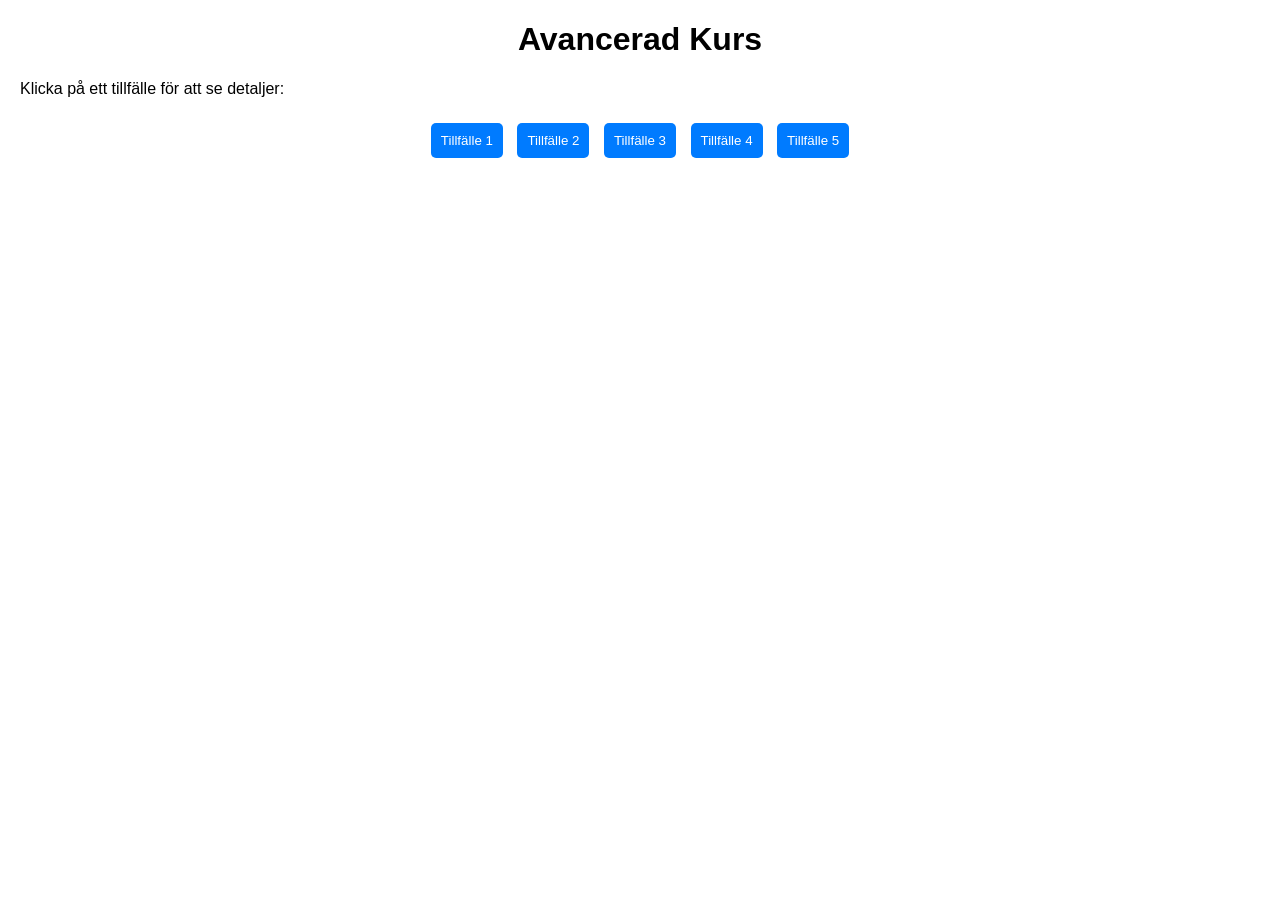
<file: monsterinlarning.html>
<!DOCTYPE html>
<html lang="sv">
<head>
    <meta charset="UTF-8">
    <meta name="viewport" content="width=device-width, initial-scale=1.0">
    <title>Avancerad Kurs</title>
    <style>
        body {
            font-family: Arial, sans-serif;
            margin: 20px;
        }
        h1, h2 {
            text-align: center;
        }
        .session-list {
            margin: 20px 0;
            text-align: center;
        }
        .session-content {
            border: 1px solid #ddd;
            padding: 15px;
            border-radius: 5px;
            background-color: #f9f9f9;
        }
        .hidden {
            display: none;
        }
        button {
            margin: 5px;
            padding: 10px;
            background-color: #007BFF;
            color: white;
            border: none;
            border-radius: 5px;
            cursor: pointer;
        }
        button:hover {
            background-color: #0056b3;
        }
    </style>
</head>
<body>
    <h1>Avancerad Kurs</h1>
    <p>Klicka på ett tillfälle för att se detaljer:</p>
    <div class="session-list">
        <button onclick="showSession(1)">Tillfälle 1</button>
        <button onclick="showSession(2)">Tillfälle 2</button>
        <button onclick="showSession(3)">Tillfälle 3</button>
        <button onclick="showSession(4)">Tillfälle 4</button>
        <button onclick="showSession(5)">Tillfälle 5</button>
    </div>
    <div id="session-content" class="session-content hidden"></div>

    <script>
        const courseData = {
            1: {
                title: "Tillfälle 1: Avståndsarbete och precision",
                schedule: [
                    "18.00–18.10: Uppvärmning och repetition av grundrörelser",
                    "18.10–18.30: Avståndsarbete: Front och cirkla på avstånd",
                    "18.30–19.00: Rörelser med större avstånd: Backa från föraren och komma tillbaka i position",
                    "19.00–19.20: Teori: Belöning på avstånd och bibehållen fokus",
                    "19.20–19.30: Avslutning och hemläxa"
                ],
                homework: "Träna avståndsarbete och precision i rörelser på längre avstånd."
            },
            2: {
                title: "Tillfälle 2: Avancerade kombinationer",
                schedule: [
                    "18.00–18.10: Uppvärmning och repetition av avståndsarbete",
                    "18.10–18.30: Praktik: Kedja flera positioner i rörelse (t.ex. front → höger sida → bakom → vänster sida)",
                    "18.30–19.00: Praktik: Introducera trick som kräver hög koncentration, t.ex. åtta runt förarens ben",
                    "19.00–19.20: Teori: Viktiga detaljer för avancerad kedjning och flyt",
                    "19.20–19.30: Avslutning och hemläxa"
                ],
                homework: "Träna avancerade kombinationer och kedjor med fokus på flyt."
            },
            3: {
                title: "Tillfälle 3: Koreografi med variation",
                schedule: [
                    "18.00–18.10: Uppvärmning och repetition av kombinationer",
                    "18.10–18.30: Praktik: Variera koreografi med olika tempon och riktningar",
                    "18.30–19.00: Praktik: Skapa en kort sekvens med minst 8 trick eller rörelser",
                    "19.00–19.20: Teori: Hur man skapar variation och dynamik i program",
                    "19.20–19.30: Avslutning och hemläxa"
                ],
                homework: "Skapa och träna en sekvens med variation i tempo och riktning."
            },
            4: {
                title: "Tillfälle 4: Publikträning och uppvisningsfokus",
                schedule: [
                    "18.00–18.10: Uppvärmning och repetition av koreografi",
                    "18.10–18.30: Praktik: Träna med publik (övriga deltagare som störning)",
                    "18.30–19.00: Praktik: Lägg till showelement som avslutningsposer och interaktion",
                    "19.00–19.20: Teori: Hur man behåller hundens fokus under uppvisning",
                    "19.20–19.30: Avslutning och hemläxa"
                ],
                homework: "Träna uppvisningsmoment med publik och störningar."
            },
            5: {
                title: "Tillfälle 5: Uppvisning och feedback",
                schedule: [
                    "18.00–18.10: Uppvärmning och repetition",
                    "18.10–19.00: Varje ekipage visar sitt program med publik",
                    "19.00–19.20: Reflektion och detaljerad feedback",
                    "19.20–19.30: Avslutning och gruppfoto"
                ],
                homework: "Planera vidare träning och förbered för framtida uppvisningar."
            }
        };

        function showSession(sessionId) {
            const session = courseData[sessionId];
            const sessionContent = document.getElementById("session-content");
            
            sessionContent.innerHTML = `
                <h2>${session.title}</h2>
                <h3>Tidsplan:</h3>
                <ul>
                    ${session.schedule.map(item => `<li>${item}</li>`).join("")}
                </ul>
                <h3>Hemläxa:</h3>
                <p>${session.homework}</p>
            `;
            sessionContent.classList.remove("hidden");
        }
    </script>
</body>
</html>
</file>
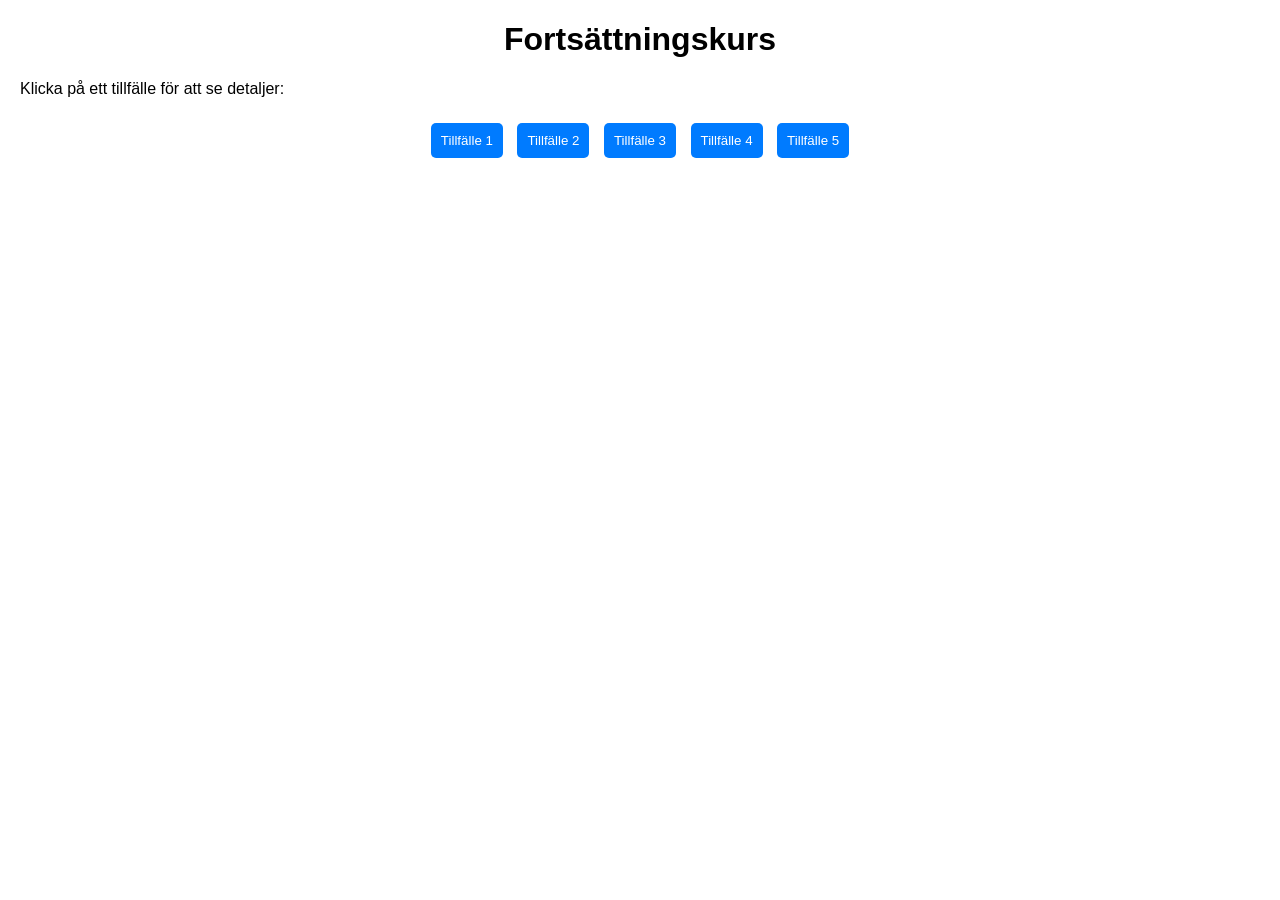
<file: nyinlarning.html>
<!DOCTYPE html>
<html lang="sv">
<head>
    <meta charset="UTF-8">
    <meta name="viewport" content="width=device-width, initial-scale=1.0">
    <title>Fortsättningskurs</title>
    <style>
        body {
            font-family: Arial, sans-serif;
            margin: 20px;
        }
        h1, h2 {
            text-align: center;
        }
        .session-list {
            margin: 20px 0;
            text-align: center;
        }
        .session-content {
            border: 1px solid #ddd;
            padding: 15px;
            border-radius: 5px;
            background-color: #f9f9f9;
        }
        .hidden {
            display: none;
        }
        button {
            margin: 5px;
            padding: 10px;
            background-color: #007BFF;
            color: white;
            border: none;
            border-radius: 5px;
            cursor: pointer;
        }
        button:hover {
            background-color: #0056b3;
        }
    </style>
</head>
<body>
    <h1>Fortsättningskurs</h1>
    <p>Klicka på ett tillfälle för att se detaljer:</p>
    <div class="session-list">
        <button onclick="showSession(1)">Tillfälle 1</button>
        <button onclick="showSession(2)">Tillfälle 2</button>
        <button onclick="showSession(3)">Tillfälle 3</button>
        <button onclick="showSession(4)">Tillfälle 4</button>
        <button onclick="showSession(5)">Tillfälle 5</button>
    </div>
    <div id="session-content" class="session-content hidden"></div>

    <script>
        const courseData = {
            1: {
                title: "Tillfälle 1: Fördjupning av grundpositioner och flyt",
                schedule: [
                    "18.00–18.10: Uppvärmning",
                    "18.10–18.30: Rörelse i positioner (höger/vänster sida i rörelse, bakom i rörelse)",
                    "18.30–19.00: Nya trick: Cirkla runt föraren och backa runt föraren",
                    "19.00–19.20: Teori: Fördjupning av shaping",
                    "19.20–19.30: Avslutning och hemläxa"
                ],
                homework: "Träna rörelse i positioner och cirkla/backa runt föraren."
            },
            2: {
                title: "Tillfälle 2: Kedjning av trick och positioner",
                schedule: [
                    "18.00–18.10: Uppvärmning och repetition",
                    "18.10–18.40: Kedja trick och positioner: Mellan benen → Cirkla → Front → Snurra höger/vänster",
                    "18.40–19.00: Nya trick: Korsa framtassarna och stå på bakbenen",
                    "19.00–19.20: Teori: Kedjning och timing",
                    "19.20–19.30: Avslutning och hemläxa"
                ],
                homework: "Träna på att kedja tre trick i följd."
            },
            3: {
                title: "Tillfälle 3: Störningsträning och övergångar",
                schedule: [
                    "18.00–18.10: Uppvärmning och repetition",
                    "18.10–18.30: Störningsträning med leksaker, publik eller rörelse",
                    "18.30–19.00: Förbättra övergångar mellan trick och positioner",
                    "19.00–19.20: Teori: Generalisering och störningsträning",
                    "19.20–19.30: Avslutning och hemläxa"
                ],
                homework: "Träna trick och övergångar i olika miljöer."
            },
            4: {
                title: "Tillfälle 4: Koreografi och programbygge",
                schedule: [
                    "18.00–18.10: Uppvärmning och repetition",
                    "18.10–18.40: Sätt ihop längre sekvenser (5-6 trick i följd)",
                    "18.40–19.00: Finjustera trick och öva med störningar",
                    "19.00–19.20: Teori: Skapa koreografi med musik",
                    "19.20–19.30: Avslutning och hemläxa"
                ],
                homework: "Sätt ihop en sekvens på 30-45 sekunder till musik."
            },
            5: {
                title: "Tillfälle 5: Program och uppvisning",
                schedule: [
                    "18.00–18.10: Uppvärmning och repetition",
                    "18.10–19.00: Varje ekipage visar sitt program",
                    "19.00–19.20: Reflektion och feedback",
                    "19.20–19.30: Avslutning och gruppfoto"
                ],
                homework: "Planera vidare träning och reflektera över kursen."
            }
        };

        function showSession(sessionId) {
            const session = courseData[sessionId];
            const sessionContent = document.getElementById("session-content");
            
            sessionContent.innerHTML = `
                <h2>${session.title}</h2>
                <h3>Tidsplan:</h3>
                <ul>
                    ${session.schedule.map(item => `<li>${item}</li>`).join("")}
                </ul>
                <h3>Hemläxa:</h3>
                <p>${session.homework}</p>
            `;
            sessionContent.classList.remove("hidden");
        }
    </script>
</body>
</html>
</file>
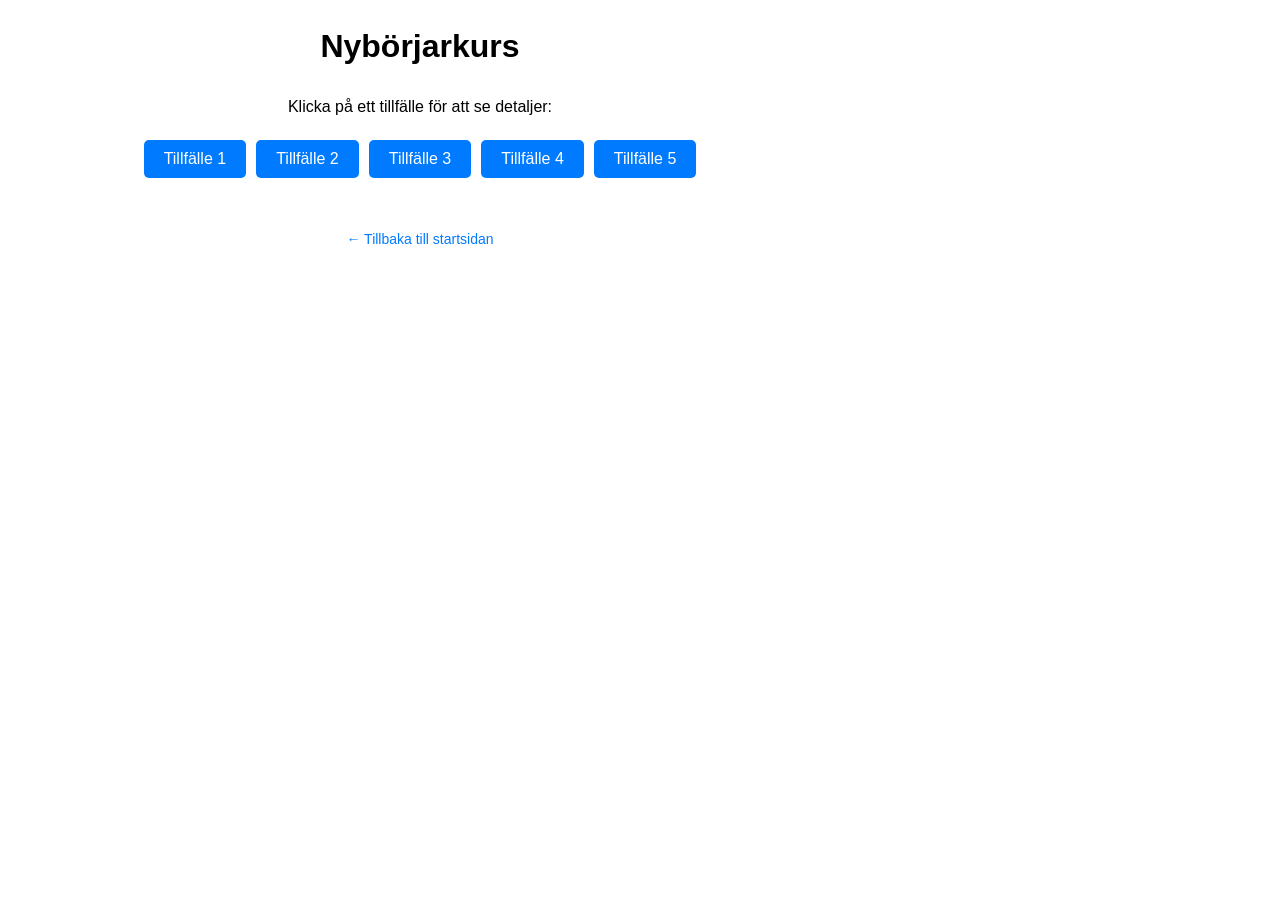
<file: traningssystem.html>
<!DOCTYPE html>
<html lang="sv">
<head>
    <meta charset="UTF-8">
    <meta name="viewport" content="width=device-width, initial-scale=1.0">
    <title>Nybörjarkurs</title>
    <style>
        body {
            font-family: Arial, sans-serif;
            margin: 20px;
            max-width: 800px;
            text-align: center;
            line-height: 1.6;
        }
        h1, h2 {
            text-align: center;
        }
        .session-buttons {
            margin-top: 20px;
            display: flex;
            justify-content: center;
            gap: 10px;
            flex-wrap: wrap;
        }
        button {
            padding: 10px 20px;
            font-size: 16px;
            background-color: #007BFF;
            color: white;
            border: none;
            border-radius: 5px;
            cursor: pointer;
        }
        button:hover {
            background-color: #0056b3;
        }
        .session-details {
            margin-top: 30px;
            text-align: left;
            border: 1px solid #ddd;
            padding: 20px;
            border-radius: 5px;
            background-color: #f9f9f9;
            display: none;
        }
        footer {
            margin-top: 50px;
            font-size: 14px;
            color: #666;
        }
        footer a {
            text-decoration: none;
            color: #007BFF;
        }
        footer a:hover {
            text-decoration: underline;
        }
    </style>
</head>
<body>
    <h1>Nybörjarkurs</h1>
    <p>Klicka på ett tillfälle för att se detaljer:</p>
    
    <div class="session-buttons">
        <button onclick="showSession(1)">Tillfälle 1</button>
        <button onclick="showSession(2)">Tillfälle 2</button>
        <button onclick="showSession(3)">Tillfälle 3</button>
        <button onclick="showSession(4)">Tillfälle 4</button>
        <button onclick="showSession(5)">Tillfälle 5</button>
    </div>
    
    <div id="session-details" class="session-details">
        <h2 id="session-title"></h2>
        <p id="session-description"></p>
    </div>

    <footer>
        <a href="index.html">&larr; Tillbaka till startsidan</a>
    </footer>

    <script>
        const sessions = {
            1: {
                title: "Tillfälle 1: Introduktion och grunder",
                description: `
                    <ul>
                        <li><strong>18.00–18.10:</strong> Introduktion</li>
                        <li><strong>18.10–18.40:</strong> Grundpositioner (Front, höger sida)</li>
                        <li><strong>18.40–19.00:</strong> Trick: Snurra höger/vänster</li>
                        <li><strong>19.00–19.20:</strong> Teori: Shaping och belöningsplacering</li>
                        <li><strong>19.20–19.30:</strong> Avslutning och hemläxa</li>
                    </ul>
                    <strong>Hemläxa:</strong> Träna in Front och höger sida samt snurra höger/vänster.
                `
            },
            2: {
                title: "Tillfälle 2: Fördjupning av positioner och rörelse",
                description: `
                    <ul>
                        <li><strong>18.00–18.10:</strong> Uppvärmning och repetition</li>
                        <li><strong>18.10–18.30:</strong> Grundpositioner: Vänster sida, bakom</li>
                        <li><strong>18.30–18.50:</strong> Trick: Slalom framåt/bakåt</li>
                        <li><strong>18.50–19.10:</strong> Teori: Ordförståelse och muskelminne</li>
                        <li><strong>19.10–19.30:</strong> Avslutning och hemläxa</li>
                    </ul>
                    <strong>Hemläxa:</strong> Träna slalom och positionerna vänster sida och bakom.
                `
            },
            3: {
                title: "Tillfälle 3: Bygga komplexitet",
                description: `
                    <ul>
                        <li><strong>18.00–18.10:</strong> Uppvärmning och repetition</li>
                        <li><strong>18.10–18.30:</strong> Trick: Backa</li>
                        <li><strong>18.30–18.50:</strong> Trick: Sitt fint och buga</li>
                        <li><strong>18.50–19.10:</strong> Kombinera positioner och trick</li>
                        <li><strong>19.10–19.30:</strong> Teori och avslutning</li>
                    </ul>
                    <strong>Hemläxa:</strong> Träna korta sekvenser med kombinationer av positioner och trick.
                `
            },
            4: {
                title: "Tillfälle 4: Sätta samman rörelser och program",
                description: `
                    <ul>
                        <li><strong>18.00–18.10:</strong> Uppvärmning och repetition</li>
                        <li><strong>18.10–18.40:</strong> Kedja rörelser</li>
                        <li><strong>18.40–19.10:</strong> Förbered program</li>
                        <li><strong>19.10–19.30:</strong> Teori och                         feedback</li>
                    </ul>
                    <strong>Hemläxa:</strong> Sätt ihop en sekvens på 30-45 sekunder till musik.
                `
            },
            5: {
                title: "Tillfälle 5: Uppvisning och avslutning",
                description: `
                    <ul>
                        <li><strong>18.00–18.10:</strong> Uppvärmning och repetition</li>
                        <li><strong>18.10–19.00:</strong> Varje ekipage visar sitt program</li>
                        <li><strong>19.00–19.20:</strong> Reflektion och feedback</li>
                        <li><strong>19.20–19.30:</strong> Avslutning och gruppfoto</li>
                    </ul>
                    <strong>Hemläxa:</strong> Reflektera över kursen och planera vidare träning.
                `
            }
        };

        // Visa information om valt tillfälle
        function showSession(sessionId) {
            const sessionDetails = document.getElementById("session-details");
            const sessionTitle = document.getElementById("session-title");
            const sessionDescription = document.getElementById("session-description");

            const session = sessions[sessionId];
            sessionTitle.innerHTML = session.title;
            sessionDescription.innerHTML = session.description;

            sessionDetails.style.display = "block";
        }
    </script>
</body>
</html>
</file>
